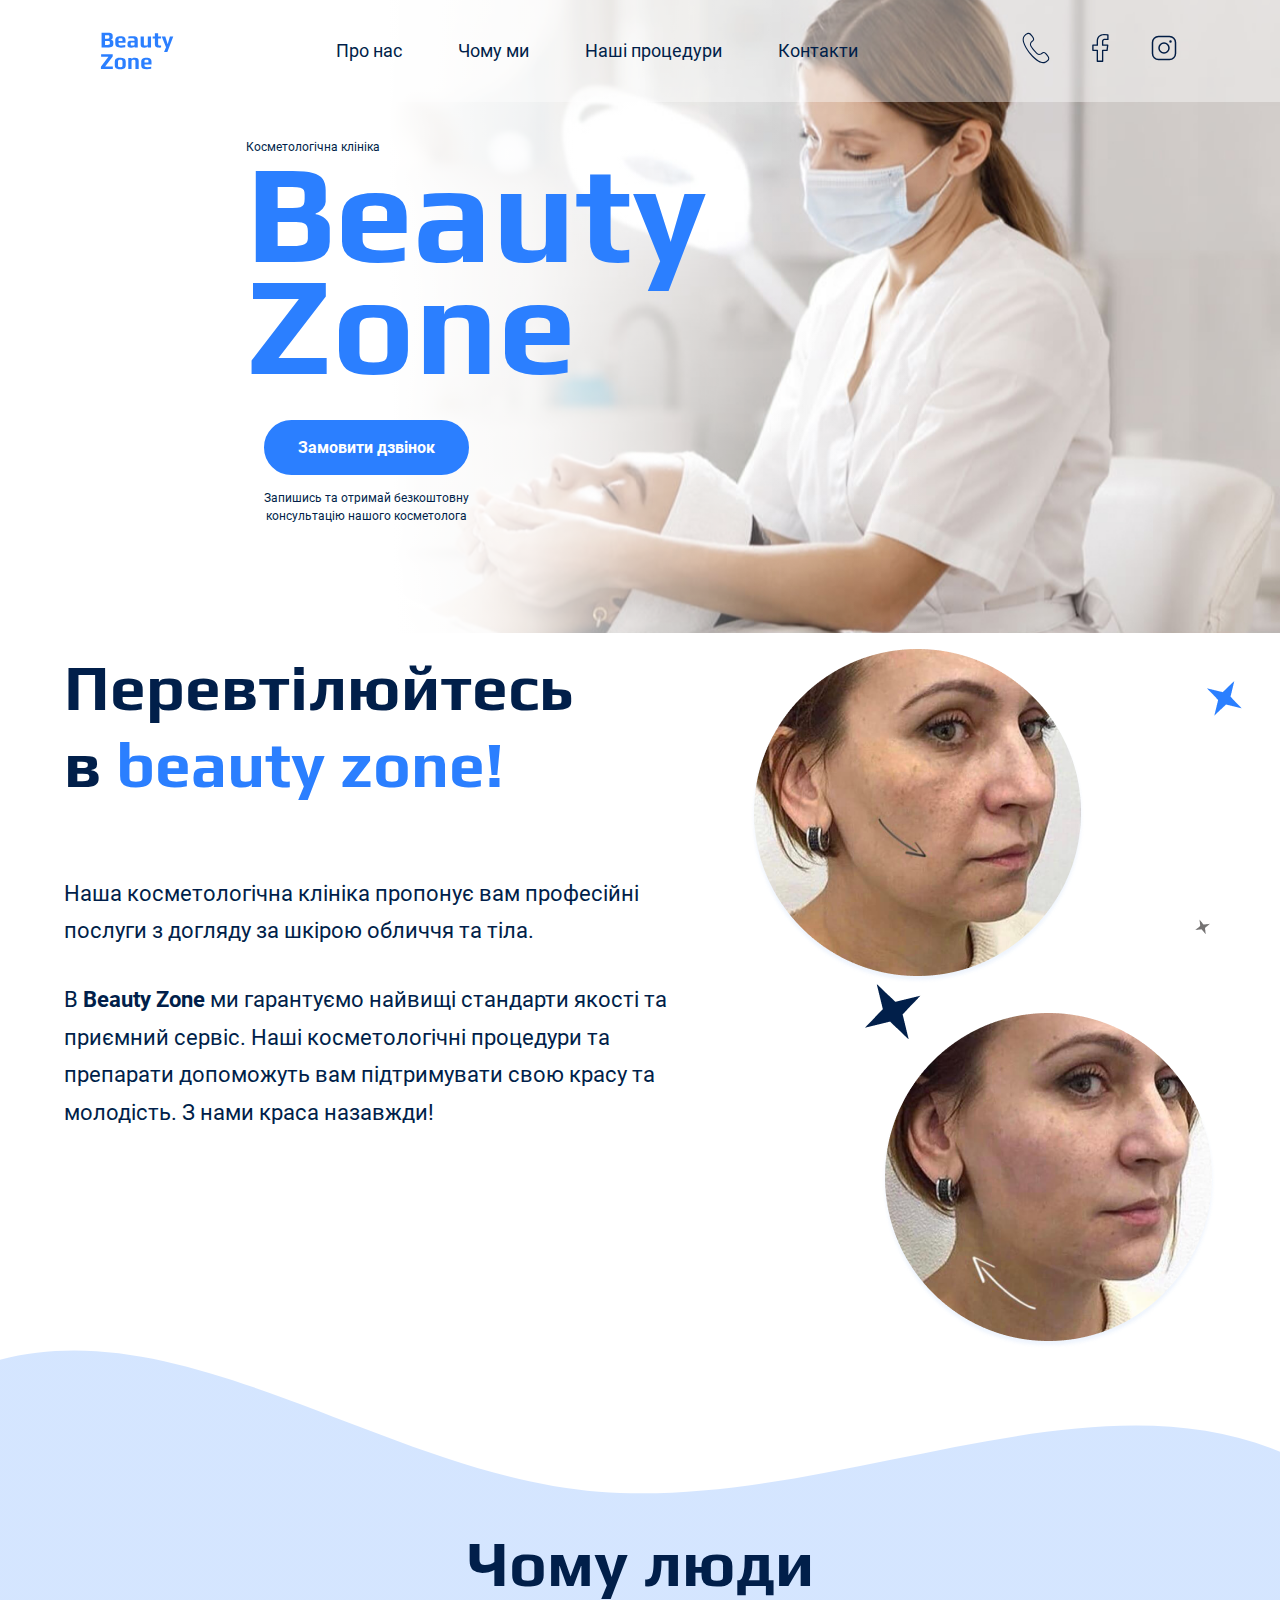
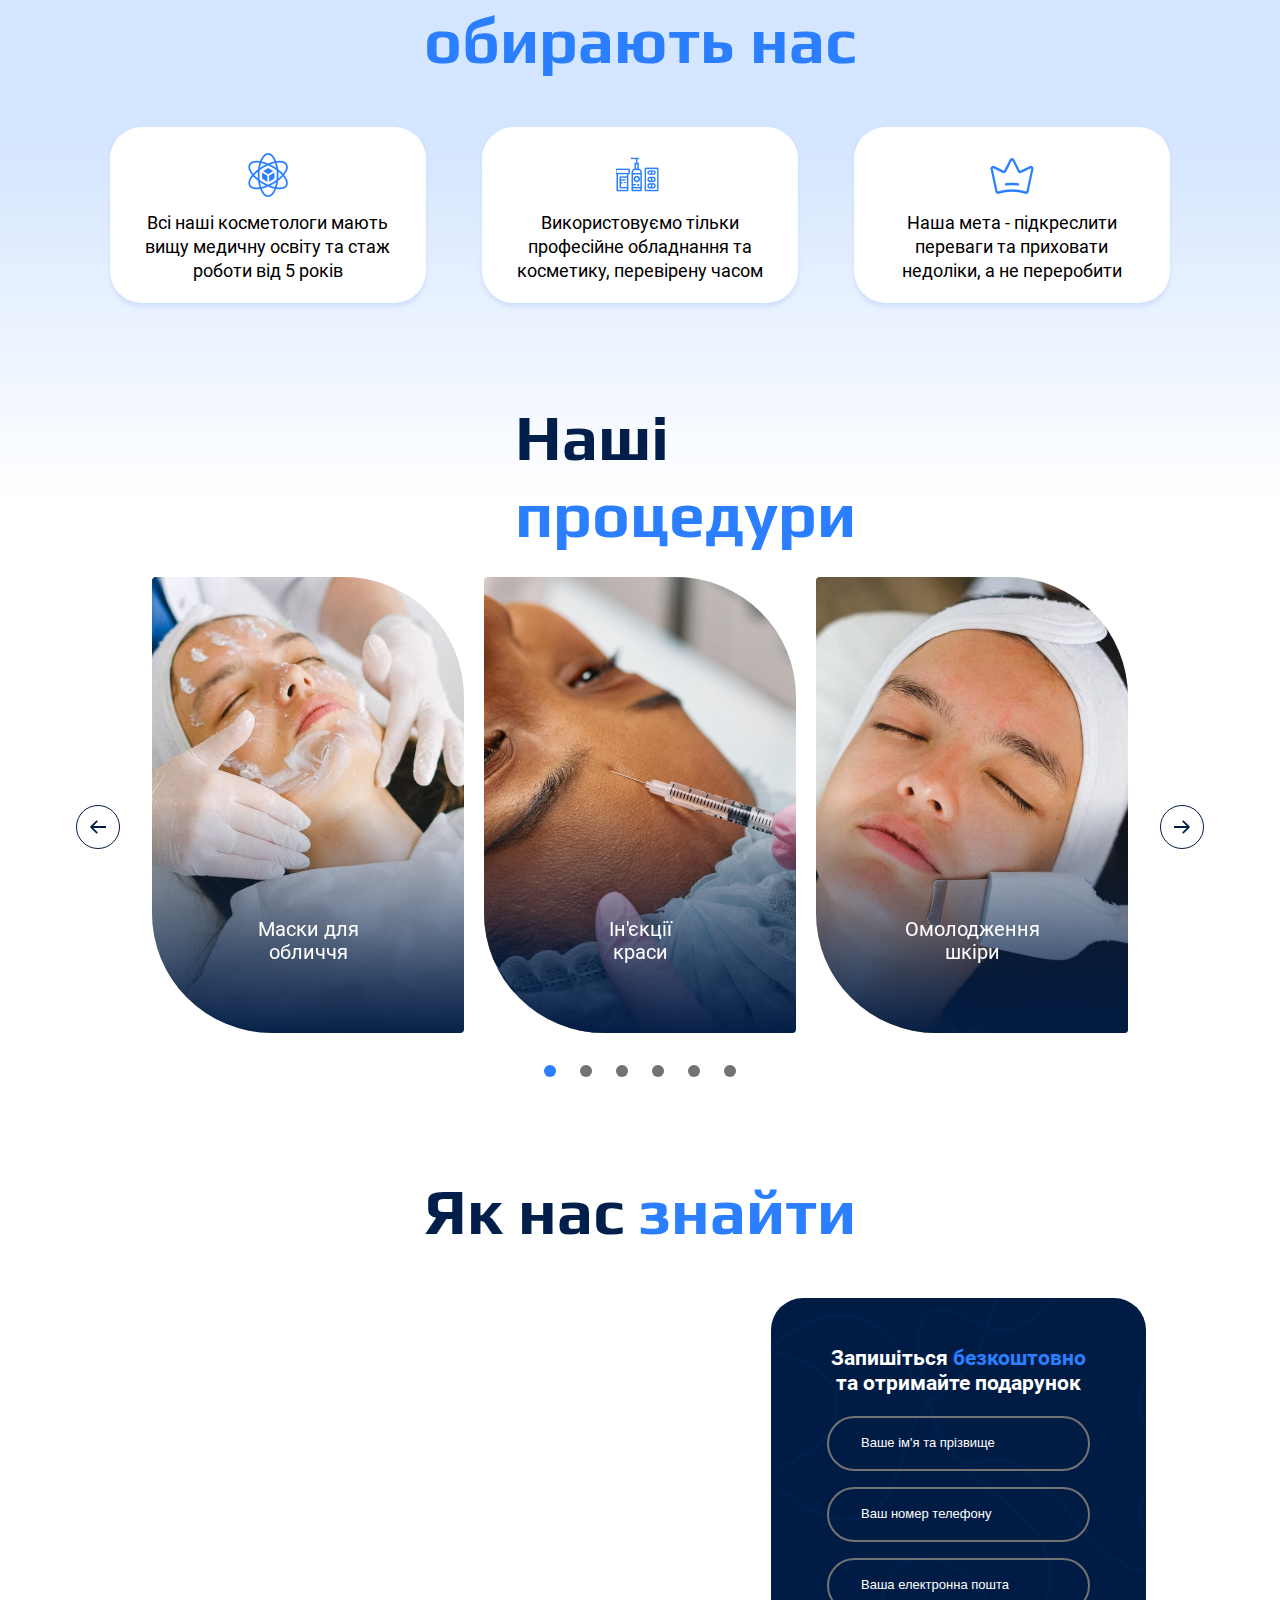
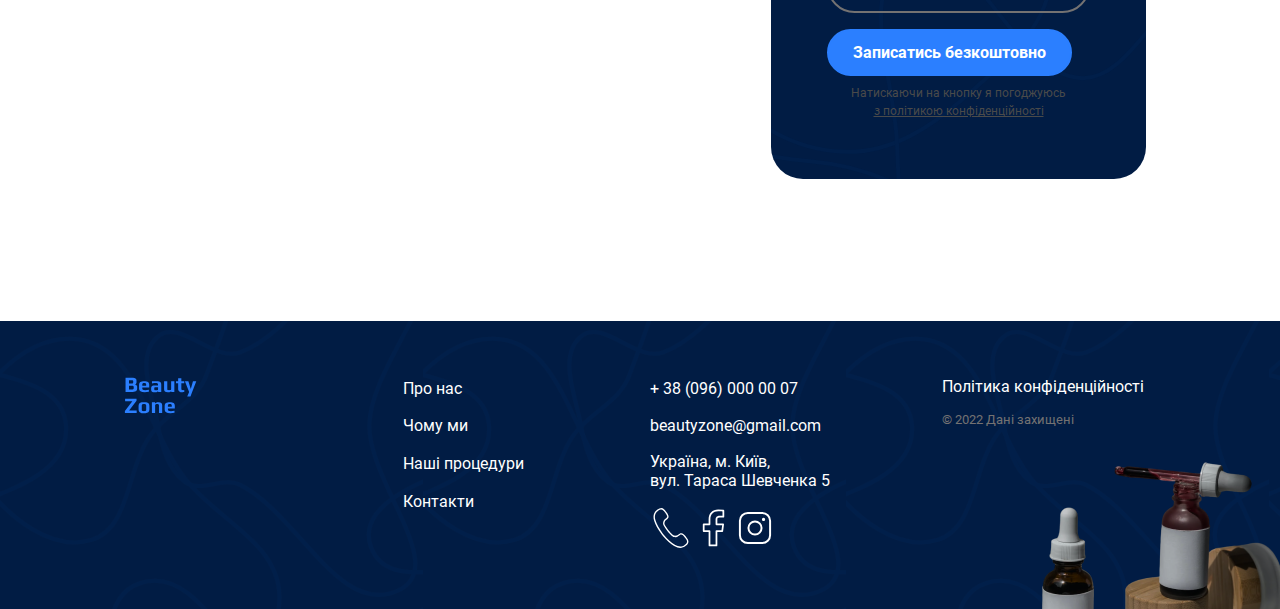
<file: index.html>
<!DOCTYPE html>
<html lang="uk">
  <head>
    <meta charset="UTF-8" />
    <meta name="viewport" content="width=device-width, initial-scale=1.0" />
    <title>Beauty Zone</title>
    <link rel="stylesheet" href="./css/main.min.css" />
    <link
      rel="stylesheet"
      href="https://cdn.jsdelivr.net/npm/swiper@11/swiper-bundle.min.css"
    />
  </head>
  <body class="body">
    <header class="header">
      <div class="container header__section">
        <nav>
          <div class="header__container">
            <a href="./index.html">
              <img
                class="header__logo"
                src="./images/logo.svg"
                alt="Логотип beauty zone"
              />
            </a>
            <ul class="header__menu">
              <li><a class="link" href="#about-us-section">Про нас</a></li>
              <li><a class="link" href="#why-us-section">Чому ми</a></li>
              <li>
                <a class="link" href="#procedures-section">Наші процедури</a>
              </li>
              <li><a class="link" href="#contact-section">Контакти</a></li>
            </ul>
            <ul class="header__icons">
              <li>
                <a href="tel:+380960000007">
                  <svg class="header__social" width="32px" height="32px">
                    <use href="./images/icons.svg#icon-telephone"></use>
                  </svg>
                </a>
              </li>
              <li>
                <a href="https://www.facebook.com" target="_blank">
                  <svg class="header__social" width="32px" height="32px">
                    <use href="./images/icons.svg#icon-facebook"></use>
                  </svg>
                </a>
              </li>
              <li>
                <a href="https://www.instagram.com" target="_blank">
                  <svg class="header__social" width="32px" height="32px">
                    <use href="./images/icons.svg#icon-instagram"></use>
                  </svg>
                </a>
              </li>
            </ul>
            <button class="header__burger-menu menu-btn-open" type="button">
              <svg width="24px" height="24px">
                <use href="./images/icons.svg#icon-burger-menu"></use>
              </svg>
            </button>
            <div class="mobile-menu">
              <button
                class="mobile-menu__btn-close menu-btn-close"
                type="button"
              >
                <img
                  class="mobile-menu__btn-image"
                  src="./images/icon-close-dark.png"
                  alt="Icon close"
                />
              </button>
              <img
                class="mobile-menu__logo"
                src="./images/logo.svg"
                alt="Логотип beauty zone"
              />

              <ul class="mobile-menu__list">
                <li>
                  <a class="mobile-menu__link" href="#about-us-section"
                    >Про нас</a
                  >
                </li>
                <li>
                  <a class="mobile-menu__link" href="#why-us-section"
                    >Чому ми</a
                  >
                </li>
                <li>
                  <a class="mobile-menu__link" href="#procedures-section"
                    >Наші процедури</a
                  >
                </li>
                <li>
                  <a class="mobile-menu__link" href="#contact-section"
                    >Контакти</a
                  >
                </li>
                <ul class="mobile-menu__icons">
                  <li>
                    <a href="tel:+380960000007">
                      <svg
                        class="mobile-menu__social"
                        width="32px"
                        height="32px"
                      >
                        <use href="./images/icons.svg#icon-telephone"></use>
                      </svg>
                    </a>
                  </li>
                  <li>
                    <a href="https://www.facebook.com" target="_blank">
                      <svg
                        class="mobile-menu__social"
                        width="32px"
                        height="32px"
                      >
                        <use href="./images/icons.svg#icon-facebook"></use>
                      </svg>
                    </a>
                  </li>
                  <li>
                    <a href="https://www.instagram.com" target="_blank">
                      <svg
                        class="mobile-menu__social"
                        width="32px"
                        height="32px"
                      >
                        <use href="./images/icons.svg#icon-instagram"></use>
                      </svg>
                    </a>
                  </li>
                </ul>
              </ul>
            </div>
          </div>
        </nav>
      </div>
    </header>
    <main class="main">
      <section class="hero-section">
        <div class="container">
          <div class="hero-section__container">
            <p class="hero-section__upper-text">Косметологічна клініка</p>
            <h1 class="hero-section__title" lang="en">Beauty Zone</h1>
            <div class="hero-section__button-container">
              <button
                class="button hero-section__button modal-btn-open"
                type="button"
              >
                Замовити дзвінок
              </button>
              <p class="hero-section__text">
                Запишись та отримай безкоштовну консультацію нашого косметолога
              </p>
            </div>
          </div>
        </div>
      </section>
      <section class="about-us-section section" id="about-us-section">
        <div class="container">
          <div class="about-us-section__flex">
            <div class="about-us-section__text">
              <h2 class="about-us-section__title text-titles">
                Перевтілюйтесь в <span class="text-brand">beauty zone!</span>
              </h2>

              <p class="about-us-section__paragraph">
                Наша косметологічна клініка пропонує вам професійні послуги з
                догляду за шкірою обличчя та тіла.
              </p>
              <p class="about-us-section__paragraph">
                B <span class="text-bold">Beauty Zone</span> ми гарантуємо
                найвищі стандарти якості та приємний сервіс. Наші косметологічні
                процедури та препарати допоможуть вам підтримувати свою красу та
                молодість. З нами краса назавжди!
              </p>
              <img
                class="about-us-section__big-star-mobile"
                src="./images/big-star.png"
                alt="Велика зірочка"
              />
            </div>
            <div class="about-us-section__image-container">
              <img
                class="about-us-section__women-before"
                src="./images/women-before.png"
                alt="Обличчя жінки до процедури"
              />
              <img
                class="about-us-section__women-after"
                src="./images/women-after.png"
                alt="Обличчя жінки після процедури"
              />
              <img
                class="about-us-section__big-star"
                src="./images/big-star.png"
                alt="Велика зірочка"
              />
              <img
                class="about-us-section__medium-star"
                src="./images/medium-star.png"
                alt="Середня зірочка"
              />
              <img
                class="about-us-section__small-star"
                src="./images/small-star.png"
                alt="Маленька зірочка"
              />
            </div>
          </div>
        </div>
      </section>
      <section class="why-us-section section" id="why-us-section">
        <div class="container">
          <div class="why-us-section__flex">
            <h2 class="text-titles why-us-section__title">
              Чому люди <span class="text-brand">обирають нас</span>
            </h2>
            <ul class="why-us-section__list">
              <li class="why-us-section__item">
                <img
                  class="why-us-section__image"
                  src="./images/why_us_image_1.png"
                  alt="why_us_image_1"
                />
                <p class="why-us-section__text">
                  Всі наші косметологи мають вищу медичну освіту та стаж роботи
                  від 5 років
                </p>
              </li>
              <li class="why-us-section__item">
                <img
                  class="why-us-section__image"
                  src="./images/why_us_image_2.png"
                  alt="why_us_image_2"
                />
                <p class="why-us-section__text">
                  Використовуємо тільки професійне обладнання та косметику,
                  перевірену часом
                </p>
              </li>
              <li class="why-us-section__item">
                <img
                  class="why-us-section__image"
                  src="./images/why_us_image_3.png"
                  alt="why_us_image_3"
                />
                <p class="why-us-section__text">
                  Наша мета - підкреслити переваги та приховати недоліки, а не
                  переробити
                </p>
              </li>
            </ul>
          </div>
        </div>
      </section>
      <section class="procedures-section section" id="procedures-section">
        <div class="container">
          <h2 class="procedures-section__title text-titles">
            Наші <span class="text-brand">процедури</span>
          </h2>
          <div class="procedures-section__slider">
            <button class="carousel-button prev" type="button">
              <svg width="16px" height="16px">
                <use href="./images/icons.svg#icon-arrow"></use>
              </svg>
            </button>
            <div class="procedures-section__container swiper">
              <ul class="swiper-wrapper">
                <li class="swiper-slide">
                  <article class="procedures-card">
                    <img
                      class="procedures-card__image"
                      src="./images/Face masks.jpg"
                      alt="Маски для обличчя"
                    />
                    <p class="procedures-card__text">Маски для обличчя</p>
                  </article>
                </li>
                <li class="swiper-slide">
                  <article class="procedures-card">
                    <img
                      class="procedures-card__image"
                      src="./images/Beauty injections.jpg"
                      alt="Ін'єкції краси"
                    />
                    <p class="procedures-card__text">
                      Ін'єкції <br />
                      краси
                    </p>
                  </article>
                </li>
                <li class="swiper-slide">
                  <article class="procedures-card">
                    <img
                      class="procedures-card__image"
                      src="./images/Skin rejuvenation.jpg"
                      alt="Ін'єкції краси"
                    />
                    <p class="procedures-card__text">Омолодження шкіри</p>
                  </article>
                </li>
                <li class="swiper-slide">
                  <article class="procedures-card">
                    <img
                      class="procedures-card__image"
                      src="./images/Face masks.jpg"
                      alt="Маски для обличчя"
                    />
                    <p class="procedures-card__text">Маски для обличчя</p>
                  </article>
                </li>
                <li class="swiper-slide">
                  <article class="procedures-card">
                    <img
                      class="procedures-card__image"
                      src="./images/Beauty injections.jpg"
                      alt="Ін'єкції краси"
                    />
                    <p class="procedures-card__text">
                      Ін'єкції <br />
                      краси
                    </p>
                  </article>
                </li>
                <li class="swiper-slide">
                  <article class="procedures-card">
                    <img
                      class="procedures-card__image"
                      src="./images/Skin rejuvenation.jpg"
                      alt="Ін'єкції краси"
                    />
                    <p class="procedures-card__text">Омолодження шкіри</p>
                  </article>
                </li>
              </ul>
              <div class="pagination">
                <span class="pagination__button"></span>
                <span class="pagination__button"></span>
                <span class="pagination__button"></span>
                <span class="pagination__button"></span>
                <span class="pagination__button"></span>
                <span class="pagination__button"></span>
              </div>
            </div>
            <button class="carousel-button next" type="button">
              <svg width="16px" height="16px">
                <use href="./images/icons.svg#icon-arrow"></use>
              </svg>
            </button>
          </div>
        </div>
      </section>
      <section class="contact-section section" id="contact-section">
        <div class="container">
          <h2 class="contact-section__title text-titles">
            Як нас <span class="text-brand">знайти</span>
          </h2>
          <div class="contact-section__contanier">
            <iframe
              class="contact-section__map"
              src="https://www.google.com/maps/embed?pb=!1m18!1m12!1m3!1d2540.932393424846!2d30.513561879565348!3d50.44235992517074!2m3!1f0!2f0!3f0!3m2!1i1024!2i768!4f13.1!3m3!1m2!1s0x40d4cef8b5f6338d%3A0x25c7f06ad686451c!2z0LHRg9C70YzQstCw0YAg0KLQsNGA0LDRgdCwINCo0LXQstGH0LXQvdC60LAsIDUsINCa0LjRl9CyLCAwMjAwMA!5e0!3m2!1suk!2sua!4v1703518664436!5m2!1suk!2sua"
              allowfullscreen=""
              loading="lazy"
              referrerpolicy="no-referrer-when-downgrade"
            ></iframe>
            <div class="contact-section__form">
              <p class="contact-section__text">
                Запишіться <span class="text-brand">безкоштовно</span>
                та отримайте подарунок
              </p>
              <form name="modal-form" autocomplete="off">
                <div class="contact-section__form-field input">
                  <label class="input__label visually-hidden" for="user-name">
                    Ваше ім'я та прізвище
                  </label>
                  <input
                    class="input__control"
                    type="text"
                    name="user-name"
                    id="user-name"
                    placeholder="Ваше ім'я та прізвище"
                  />
                </div>
                <div class="contact-section__form-field input">
                  <label class="input__label visually-hidden" for="user-tel">
                    Ваш номер телефону
                  </label>
                  <input
                    class="input__control"
                    type="tel"
                    name="user-tel"
                    id="user-tel"
                    placeholder="Ваш номер телефону"
                  />
                </div>
                <div class="contact-section__form-field input">
                  <label class="input__label visually-hidden" for="user-email">
                    Ваша електронна пошта
                  </label>
                  <input
                    class="input__control"
                    type="email"
                    name="user-email"
                    id="user-email"
                    placeholder="Ваша електронна пошта"
                  />
                </div>
              </form>
              <button class="contact-section__button button" type="submit">
                Записатись безкоштовно
              </button>
              <p class="terms">
                Натискаючи на кнопку я погоджуюсь<br />
                <a class="terms__link" href="#">з політикою конфіденційності</a>
              </p>
            </div>
          </div>
        </div>
      </section>
    </main>
    <footer class="footer">
      <div class="container">
        <div class="footer__container">
          <nav class="footer__nav">
            <div class="footer__logo">
              <a href="./index.html">
                <img src="./images/logo.svg" alt="Логотип beauty zone" />
              </a>
            </div>
            <ul class="footer__list">
              <li>
                <a class="footer__link" href="#about-us-section">Про нас</a>
              </li>
              <li>
                <a class="footer__link" href="#why-us-section">Чому ми</a>
              </li>
              <li>
                <a class="footer__link" href="#procedures-section"
                  >Наші процедури</a
                >
              </li>
              <li>
                <a class="footer__link" href="#contact-section">Контакти</a>
              </li>
            </ul>
          </nav>
          <address class="footer__address">
            <div class="footer__menu">
              <ul class="footer__list footer__contacts">
                <li>
                  <a class="footer__link" href="tel:+380960000007"
                    >+ 38 (096) 000 00 07</a
                  >
                </li>
                <li>
                  <a class="footer__link" href="mailto:beautyzone@gmail.com"
                    >beautyzone@gmail.com</a
                  >
                </li>
                <li>
                  <a
                    class="footer__link"
                    href="https://maps.app.goo.gl/c89xG1mrA1Dxo84c9"
                    target="_blank"
                    >Україна, м. Київ, <br />
                    вул. Тараса Шевченка 5</a
                  >
                </li>
              </ul>
              <ul class="footer__icons-desktop">
                <li>
                  <a href="tel:+380960000007">
                    <svg class="footer__social" width="42px" height="42px">
                      <use href="./images/icons.svg#icon-telephone"></use>
                    </svg>
                  </a>
                </li>
                <li>
                  <a href="https://www.facebook.com" target="_blank">
                    <svg class="footer__social" width="42px" height="42px">
                      <use href="./images/icons.svg#icon-facebook"></use>
                    </svg>
                  </a>
                </li>
                <li>
                  <a href="https://www.instagram.com" target="_blank">
                    <svg class="footer__social" width="42px" height="42px">
                      <use href="./images/icons.svg#icon-instagram"></use>
                    </svg>
                  </a>
                </li>
              </ul>
            </div>
            <div class="footer__info">
              <a class="footer__link footer__privacy" href="#"
                >Політика конфіденційності</a
              >
              <ul class="footer__icons-mobile">
                <li>
                  <a href="tel:+380960000007">
                    <svg class="footer__social" width="32px" height="32px">
                      <use href="./images/icons.svg#icon-telephone"></use>
                    </svg>
                  </a>
                </li>
                <li>
                  <a href="https://www.facebook.com" target="_blank">
                    <svg class="footer__social" width="32px" height="32px">
                      <use href="./images/icons.svg#icon-facebook"></use>
                    </svg>
                  </a>
                </li>
                <li>
                  <a href="https://www.instagram.com" target="_blank">
                    <svg class="footer__social" width="32px" height="32px">
                      <use href="./images/icons.svg#icon-instagram"></use>
                    </svg>
                  </a>
                </li>
              </ul>
              <p class="footer__copyright">&copy; 2022 Дані захищені</p>
            </div>
          </address>
        </div>
      </div>
    </footer>

    <div class="backdrop is-hidden">
      <div class="modal">
        <button class="modal__btn-close modal-btn-close" type="button">
          <img src="./images/icon-close.png" alt="Close" />
        </button>
        <h2 class="modal__title">Замовити дзвінок</h2>
        <p class="modal__text">
          Запишіться <span class="text-brand">безкоштовно</span> та отримайте
          подарунок
        </p>
        <form name="modal-form" autocomplete="off">
          <div class="modal__form-field input">
            <label class="input__label visually-hidden" for="user-name">
              Ваше ім'я та прізвище
            </label>
            <input
              class="input__control"
              type="text"
              name="user-name"
              id="user-name"
              placeholder="Ваше ім'я та прізвище"
              required
            />
          </div>
          <div class="modal__form-field input">
            <label class="input__label visually-hidden" for="user-tel">
              Ваш номер телефону
            </label>
            <input
              class="input__control"
              type="tel"
              name="user-tel"
              id="user-tel"
              placeholder="Ваш номер телефону"
              required
            />
          </div>
          <div class="modal__form-field input">
            <label class="input__label visually-hidden" for="user-email">
              Ваша електронна пошта
            </label>
            <input
              class="input__control"
              type="email"
              name="user-email"
              id="user-email"
              placeholder="Ваша електронна пошта"
              required
            />
          </div>
        </form>
        <button class="modal__button button" type="submit">
          Записатись безкоштовно
        </button>
        <p class="terms">
          Натискаючи на кнопку я погоджуюсь<br />
          <a class="terms__link" href="#">з політикою конфіденційності</a>
        </p>
      </div>
    </div>

    <script src="./js/modal.js"></script>
    <script src="./js/mobile-menu.js"></script>
    <script src="https://cdn.jsdelivr.net/npm/swiper@11/swiper-bundle.min.js"></script>
    <script src="./js/formats-slider.js"></script>
  </body>
</html>
</file>
<file: css/main.min.css>
@font-face{font-display:swap;font-family:"Roboto";font-style:normal;font-weight:400;src:url("/fonts/roboto-v30-cyrillic_latin-regular.woff2") format("woff2")}@font-face{font-display:swap;font-family:"Roboto";font-style:normal;font-weight:700;src:url("/fonts/roboto-v30-cyrillic_latin-700.woff2") format("woff2")}@font-face{font-display:swap;font-family:"Play";font-style:normal;font-weight:400;src:url("/fonts/play-v19-cyrillic_latin-regular.woff2") format("woff2")}@font-face{font-display:swap;font-family:"Play";font-style:normal;font-weight:700;src:url("/fonts/play-v19-cyrillic_latin-700.woff2") format("woff2")}@-webkit-keyframes spin{from{rotate:0}to{rotate:360deg}}@keyframes spin{from{rotate:0}to{rotate:360deg}}@-webkit-keyframes pulsar{0%{scale:1}25%{scale:1.5}50%{scale:1.3}75%{scale:1.5}100%{scale:1}}@keyframes pulsar{0%{scale:1}25%{scale:1.5}50%{scale:1.3}75%{scale:1.5}100%{scale:1}}@-webkit-keyframes boomerang{0%{rotate:0;translate:0;scale:1}25%{rotate:1turn;translate:-20px 0px;scale:1.5}50%{rotate:2.5turn;translate:-20px 20px;scale:1.2}75%{rotate:3.5turn;translate:0px 20px;scale:1.5}100%{rotate:5turn;translate:0;scale:1}}@keyframes boomerang{0%{rotate:0;translate:0;scale:1}25%{rotate:1turn;translate:-20px 0px;scale:1.5}50%{rotate:2.5turn;translate:-20px 20px;scale:1.2}75%{rotate:3.5turn;translate:0px 20px;scale:1.5}100%{rotate:5turn;translate:0;scale:1}}.visually-hidden{position:absolute;left:-10000px;top:auto;width:1px;height:1px;overflow:hidden}:root{--color-primary-light: #ffffff;--color-primary-brand: #2b7fff;--color-primary-dark: #011c44;--color-secondary-grey-dark: #4a4a4a;--color-secondary-grey-light: #747272;--color-secondary-blue: #011f4a;--color-secondary-yellow: #ffd02b;--color-text: #000000}*{-webkit-box-sizing:border-box;box-sizing:border-box}body{color:var(--color-secondary-blue);font-family:"Roboto",sans-serif;font-size:18px;font-weight:400;line-height:1.2}h1,h2,h3,h4,h5,h6,p{margin-top:0}img{display:block;max-width:100%;height:auto;-o-object-fit:cover;object-fit:cover}a{display:inline-block}address{font-style:normal}ul{list-style-type:none;margin:0;padding:0}.button{color:var(--color-primary-light);font-family:"Roboto",sans-serif;font-size:16px;font-weight:700;line-height:1.2;background-color:var(--color-primary-brand);border:2px solid var(--color-primary-brand);border-radius:32px;padding:16px 32px;cursor:pointer;-webkit-transition-duration:.5s;transition-duration:.5s}.button:hover{color:var(--color-primary-dark);font-weight:700;background-color:var(--color-primary-light)}.carousel-button{display:none;-webkit-box-pack:center;-ms-flex-pack:center;justify-content:center;-webkit-box-align:center;-ms-flex-align:center;align-items:center;-ms-flex-negative:0;flex-shrink:0;width:44px;height:44px;padding:0;border:1px solid var(--color-primary-dark);border-radius:50%;fill:var(--color-primary-dark);background-color:rgba(0,0,0,0);cursor:pointer;-webkit-transition-duration:.5s;transition-duration:.5s}@media screen and (min-width: 1280px){.carousel-button{display:-webkit-box;display:-ms-flexbox;display:flex}}.carousel-button:hover{fill:var(--color-primary-light);background-color:var(--color-primary-brand);border:1px solid var(--color-primary-brand)}.carousel-button.next{-webkit-transform:rotate(180deg);transform:rotate(180deg)}.input{position:relative}.input__label{position:absolute;top:16px;left:32px}.input__control{width:100%;padding:18px 32px;font-size:13px;line-height:1.15;border:2px solid var(--color-secondary-grey-light);border-radius:32px;background-color:rgba(0,0,0,0);outline:none;color:var(--color-primary-light)}.input__control::-webkit-input-placeholder{color:var(--color-primary-light)}.input__control::-moz-placeholder{color:var(--color-primary-light)}.input__control:-ms-input-placeholder{color:var(--color-primary-light)}.input__control::-ms-input-placeholder{color:var(--color-primary-light)}.input__control::placeholder{color:var(--color-primary-light)}.input__control:focus{background-color:var(--color-secondary-grey-light)}.container{width:100%;margin:0 auto;padding:0}@media screen and (min-width: 1280px){.container{padding:0 24px}}.section{padding:48px 0}.link{color:var(--color-secondary-blue);text-decoration:none;-webkit-transition-duration:.5s;transition-duration:.5s}.link:hover{color:var(--color-primary-brand);text-decoration:none}.pagination{display:-webkit-box;display:-ms-flexbox;display:flex;-webkit-box-align:center;-ms-flex-align:center;align-items:center;-webkit-box-pack:center;-ms-flex-pack:center;justify-content:center;margin-top:32px;gap:24px}.pagination__button{width:12px;height:12px;border-radius:50%;padding:0;background-color:var(--color-secondary-grey-light)}.pagination__button--active{background-color:var(--color-primary-brand)}.procedures-card{display:-webkit-box;display:-ms-flexbox;display:flex;-webkit-box-pack:center;-ms-flex-pack:center;justify-content:center;-webkit-box-align:end;-ms-flex-align:end;align-items:end;position:relative;height:456px;border-radius:4px 120px;background-image:linear-gradient(180.05deg, rgba(1, 28, 68, 0) 48.53%, rgba(1, 28, 68, 0.725825) 84.61%, var(--color-primary-dark) 101.39%);border-radius:4px 120px;padding-bottom:24px}@media screen and (min-width: 1280px){.procedures-card{padding-bottom:48px}}.procedures-card__image{position:absolute;top:0;left:0;width:100%;height:100%;z-index:-1;border-radius:4px 120px}.procedures-card__text{max-width:150px;font-size:20px;line-height:1.18;text-align:center;color:var(--color-primary-light)}@media screen and (min-width: 1280px){.procedures-card{font-size:22px}}.terms{font-size:12px;line-height:1.5;color:var(--color-secondary-grey-dark);text-align:center;margin-top:8px;margin-bottom:0}.terms__link{color:var(--color-secondary-grey-dark);text-underline-offset:1px}.text-titles{font-family:"Roboto",sans-serif;font-size:32px;font-weight:700;line-height:1.2}@media screen and (min-width: 1280px){.text-titles{font-family:"Play",sans-serif;font-size:64px;line-height:1.2}}.text-brand{color:var(--color-primary-brand)}.text-bold{font-weight:700}.about-us-section{max-width:1240px;margin:0 auto;padding:0 20px}@media screen and (min-width: 1280px){.about-us-section{padding-bottom:88px}}.about-us-section__flex{display:-webkit-box;display:-ms-flexbox;display:flex;gap:32px}.about-us-section__text{display:-webkit-box;display:-ms-flexbox;display:flex;-ms-flex-preferred-size:700px;flex-basis:700px;-webkit-box-orient:vertical;-webkit-box-direction:normal;-ms-flex-direction:column;flex-direction:column}@media screen and (min-width: 1280px){.about-us-section__text{gap:32px}}.about-us-section__title{max-width:530px;margin-bottom:24px}@media screen and (min-width: 1280px){.about-us-section__title{margin-bottom:40px}}.about-us-section__paragraph{font-family:"Roboto",sans-serif;font-size:18px;font-weight:400;line-height:1.16}@media screen and (min-width: 1280px){.about-us-section__paragraph{max-width:710px;font-size:22px;line-height:1.7;margin:0}}.about-us-section__image-container{display:none}@media screen and (min-width: 1280px){.about-us-section__image-container{display:block;position:relative;-ms-flex-preferred-size:499px;flex-basis:499px;height:700px}}.about-us-section__women-before{position:absolute;top:0;left:0}.about-us-section__women-after{position:absolute;right:0;bottom:0}.about-us-section__big-star,.about-us-section__medium-star,.about-us-section__small-star,.about-us-section__big-star-mobile{position:absolute}.about-us-section__big-star{top:335px;right:295px;-webkit-animation-name:spin;animation-name:spin;-webkit-animation-duration:2s;animation-duration:2s;-webkit-animation-iteration-count:infinite;animation-iteration-count:infinite;-webkit-animation-timing-function:linear;animation-timing-function:linear}.about-us-section__big-star-mobile{top:664px;left:283px;-webkit-animation-name:spin;animation-name:spin;-webkit-animation-duration:2s;animation-duration:2s;-webkit-animation-iteration-count:infinite;animation-iteration-count:infinite;-webkit-animation-timing-function:linear;animation-timing-function:linear}@media screen and (min-width: 480px){.about-us-section__big-star-mobile{top:550px;left:400px}}@media screen and (min-width: 768px){.about-us-section__big-star-mobile{top:550px;left:700px}}@media screen and (min-width: 1280px){.about-us-section__big-star-mobile{display:none}}.about-us-section__medium-star{top:32px;right:-26px;-webkit-animation-name:boomerang;animation-name:boomerang;-webkit-animation-duration:4s;animation-duration:4s;-webkit-animation-iteration-count:infinite;animation-iteration-count:infinite;-webkit-animation-timing-function:linear;animation-timing-function:linear}.about-us-section__small-star{top:270px;right:6px;-webkit-animation-name:pulsar;animation-name:pulsar;-webkit-animation-duration:.5s;animation-duration:.5s;-webkit-animation-iteration-count:infinite;animation-iteration-count:infinite}.body{max-width:1440px;margin:0 auto;background-image:-webkit-gradient(linear, left top, left bottom, color-stop(78.55%, rgba(43, 127, 255, 0))),url(../images/background-mobile.svg);background-image:linear-gradient(rgba(43, 127, 255, 0) 78.55%),url(../images/background-mobile.svg);background-repeat:no-repeat;background-position:center 680px;background-clip:border-box}@media screen and (min-width: 360px){.body{background-color:rgba(43,127,255,.1);background-image:url(../images/background.svg)}}@media screen and (min-width: 1280px){.body{background-image:-webkit-gradient(linear, left top, left bottom, color-stop(54.16%, rgba(43, 127, 255, 0)), color-stop(66.66%, rgba(43, 127, 255, 0))),url(../images/background.svg);background-image:linear-gradient(rgba(43, 127, 255, 0) 54.16%, rgba(43, 127, 255, 0) 66.66%),url(../images/background.svg);background-position:center 1350px;background-color:rgba(43,127,255,0)}}.contact-section{display:-webkit-box;display:-ms-flexbox;display:flex;padding:0;max-width:1060px;margin:0 auto}@media screen and (min-width: 1280px){.contact-section{margin-bottom:94px;padding:48px 0}}.contact-section__title{text-align:center;margin-bottom:24px}@media screen and (min-width: 1280px){.contact-section__title{margin-bottom:48px}}.contact-section__text{font-family:"Roboto",sans-serif;font-weight:600;font-size:21px;line-height:1.18;text-align:center;color:var(--color-primary-light)}.contact-section__contanier{display:-webkit-box;display:-ms-flexbox;display:flex;-webkit-box-orient:vertical;-webkit-box-direction:reverse;-ms-flex-direction:column-reverse;flex-direction:column-reverse;padding:0 20px;gap:32px}@media screen and (min-width: 768px){.contact-section__contanier{-webkit-box-orient:horizontal;-webkit-box-direction:normal;-ms-flex-direction:row;flex-direction:row;padding:0}}.contact-section__map{max-width:768px;height:230px;margin:0 -20px;border:none}@media screen and (min-width: 768px){.contact-section__map{margin:auto;-webkit-box-flex:1;-ms-flex-positive:1;flex-grow:1;height:481px}}@media screen and (min-width: 1280px){.contact-section__map{margin:auto;width:605px;border-radius:32px;-ms-flex-negative:0;flex-shrink:0}}.contact-section__form{-ms-flex-preferred-size:423px;flex-basis:423px;height:434px;padding:42px 24px;background-color:var(--color-primary-dark);border-radius:32px;background-image:url(../images/background_2.svg)}@media screen and (min-width: 1280px){.contact-section__form{padding:48px 56px;height:481px}}.contact-section__form-field{display:block;margin-bottom:16px}.contact-section__button{padding:12px 24px}.footer{position:relative;max-width:1440px;margin:0 auto;padding:56px 100px;background-color:var(--color-primary-dark);background-image:url(../images/background_2.svg)}.footer__container{display:-webkit-box;display:-ms-flexbox;display:flex;-webkit-box-orient:vertical;-webkit-box-direction:normal;-ms-flex-direction:column;flex-direction:column;gap:16px}@media screen and (min-width: 1280px){.footer__container{-webkit-box-orient:horizontal;-webkit-box-direction:normal;-ms-flex-direction:row;flex-direction:row;gap:20px}}.footer__nav,.footer__address{display:-webkit-box;display:-ms-flexbox;display:flex;-webkit-box-orient:vertical;-webkit-box-direction:normal;-ms-flex-direction:column;flex-direction:column;-ms-flex-preferred-size:50%;flex-basis:50%}@media screen and (min-width: 1280px){.footer__nav,.footer__address{-webkit-box-orient:horizontal;-webkit-box-direction:normal;-ms-flex-direction:row;flex-direction:row}}.footer__nav{gap:42px}@media screen and (min-width: 1280px){.footer__nav{gap:100px}}.footer__address{padding:0}@media screen and (min-width: 1280px){.footer__address{gap:100px}}.footer__logo,.footer__list{display:-webkit-box;display:-ms-flexbox;display:flex;-webkit-box-orient:vertical;-webkit-box-direction:normal;-ms-flex-direction:column;flex-direction:column;-webkit-box-align:center;-ms-flex-align:center;align-items:center;-webkit-box-flex:1;-ms-flex-positive:1;flex-grow:1;gap:16px}@media screen and (min-width: 1280px){.footer__logo,.footer__list{-webkit-box-align:start;-ms-flex-align:start;align-items:start}}@media screen and (min-width: 1280px){.footer__logo{display:inline-block}}.footer__menu,.footer__info{display:-webkit-box;display:-ms-flexbox;display:flex;-webkit-box-orient:vertical;-webkit-box-direction:normal;-ms-flex-direction:column;flex-direction:column;-webkit-box-align:center;-ms-flex-align:center;align-items:center;text-align:center;-webkit-box-flex:1;-ms-flex-positive:1;flex-grow:1;gap:16px}@media screen and (min-width: 1280px){.footer__menu,.footer__info{-webkit-box-align:start;-ms-flex-align:start;align-items:start;text-align:left}}.footer__list{display:-webkit-box;display:-ms-flexbox;display:flex;-webkit-box-orient:vertical;-webkit-box-direction:normal;-ms-flex-direction:column;flex-direction:column;gap:16px}.footer__contacts{display:none}@media screen and (min-width: 1280px){.footer__contacts{display:-webkit-box;display:-ms-flexbox;display:flex}}.footer__link{color:var(--color-primary-light);font-size:14px;text-decoration:none;-webkit-transition-duration:.5s;transition-duration:.5s}@media screen and (min-width: 1280px){.footer__link{font-size:16px}}.footer__link:hover{color:var(--color-primary-brand);font-size:16px}.footer__icons-desktop{display:none}@media screen and (min-width: 1280px){.footer__icons-desktop{display:-webkit-box;display:-ms-flexbox;display:flex;-webkit-box-orient:horizontal;-webkit-box-direction:normal;-ms-flex-direction:row;flex-direction:row;max-width:174px;-webkit-box-pack:justify;-ms-flex-pack:justify;justify-content:space-between}}.footer__icons-mobile{display:-webkit-box;display:-ms-flexbox;display:flex;-webkit-box-orient:horizontal;-webkit-box-direction:normal;-ms-flex-direction:row;flex-direction:row;max-width:174px;-webkit-box-pack:justify;-ms-flex-pack:justify;justify-content:space-between;gap:20px}@media screen and (min-width: 1280px){.footer__icons-mobile{display:none}}.footer__social{fill:var(--color-primary-light);-webkit-transition-duration:.5s;transition-duration:.5s}.footer__social:hover{fill:var(--color-primary-brand)}.footer__copyright{color:var(--color-secondary-grey-light);font-size:12px}@media screen and (min-width: 1280px){.footer__copyright{font-size:13px}}@media screen and (min-width: 1280px){.footer::after{position:absolute;right:0;bottom:0;width:247px;height:152px;background-image:url(../images/footer-cosmetic.png);background-repeat:no-repeat;content:""}}.header{position:absolute;top:0;left:0;width:100%}.header__section{padding:0;padding:16px 20px}@media screen and (min-width: 1280px){.header__section{max-width:1440px;padding:32px 100px;background:rgba(255,255,255,.4)}}.header__container{display:-webkit-box;display:-ms-flexbox;display:flex;-webkit-box-pack:justify;-ms-flex-pack:justify;justify-content:space-between;-webkit-box-align:center;-ms-flex-align:center;align-items:center;gap:40px}.header__logo{width:57px}@media screen and (min-width: 768px){.header__logo{width:74px}}.header__menu{display:none}@media screen and (min-width: 1280px){.header__menu{display:-webkit-box;display:-ms-flexbox;display:flex;-webkit-box-pack:center;-ms-flex-pack:center;justify-content:center;gap:56px}}.header__icons{display:none}@media screen and (min-width: 1280px){.header__icons{display:-webkit-box;display:-ms-flexbox;display:flex;-ms-flex-preferred-size:160px;flex-basis:160px;-webkit-box-pack:justify;-ms-flex-pack:justify;justify-content:space-between}}.header__social{fill:var(--color-primary-dark);-webkit-transition-duration:.5s;transition-duration:.5s}.header__social:hover{fill:var(--color-primary-brand)}.header__burger-menu{border:none;background-color:rgba(0,0,0,0);fill:var(--color-primary-light);padding:0}@media screen and (min-width: 1280px){.header__burger-menu{display:none}}.hero-section{margin:0 auto;padding:72px 16px;background-image:linear-gradient(56.68deg, #ffffff 20.92%, rgba(255, 255, 255, 0.78) 44.46%, rgba(255, 255, 255, 0.2) 58.9%, rgba(255, 255, 255, 0) 72.45%),url("../images/header-mobile.jpg");background-repeat:no-repeat;background-size:cover;background-position:right bottom}@media screen and (min-width: 1280px){.hero-section{max-width:1440px;height:633px;padding-top:122px;background-image:linear-gradient(89.38deg, #ffffff 30.62%, rgba(255, 255, 255, 0.850898) 41.31%, rgba(255, 255, 255, 0.193204) 58.65%, rgba(255, 255, 255, 0) 72.78%),url("../images/header.jpg");background-position:right center}}.hero-section__container{display:-webkit-box;display:-ms-flexbox;display:flex;-webkit-box-orient:vertical;-webkit-box-direction:normal;-ms-flex-direction:column;flex-direction:column;-webkit-box-align:center;-ms-flex-align:center;align-items:center;max-width:320px;padding-top:0;margin:0 auto}@media screen and (min-width: 768px){.hero-section__container{max-width:736px;padding-top:16px;padding-left:206px;margin:0;-webkit-box-align:start;-ms-flex-align:start;align-items:start}}.hero-section__title{color:var(--color-primary-brand);font-family:"Play",sans-serif;font-weight:700;font-size:54px;line-height:.8;text-align:center;margin-bottom:32px}@media screen and (min-width: 1280px){.hero-section__title{font-size:140px;text-align:left;margin-bottom:40px}}.hero-section__button-container{width:190px;text-align:center}@media screen and (min-width: 1280px){.hero-section__button-container{width:240px}}.hero-section__button{padding:12px 24px}@media screen and (min-width: 1280px){.hero-section__button{padding:16px 32px}}.hero-section__text{font-size:11px;line-height:1.65;margin-top:8px}@media screen and (min-width: 1280px){.hero-section__text{font-size:12px;line-height:1.5;margin-top:14px}}.hero-section__upper-text{margin:0;font-size:12px;line-height:1.5}@media screen and (min-width: 1280px){.hero-section{margin-bottom:16px}}.mobile-menu{position:fixed;padding:16px 20px;top:0;left:0;width:100%;height:100%;background-color:var(--color-primary-light);-webkit-transform:translate(100%);transform:translate(100%);z-index:2;-webkit-transition-duration:.5s;transition-duration:.5s}.mobile-menu.is-open{-webkit-transform:translate(0);transform:translate(0)}.mobile-menu__btn-close{position:absolute;padding:0;top:16px;right:20px;border:none;background-color:rgba(0,0,0,0)}.mobile-menu__btn-image{width:24px}.mobile-menu__logo{width:57px;margin-bottom:32px}.mobile-menu__list{display:-webkit-box;display:-ms-flexbox;display:flex;-webkit-box-orient:vertical;-webkit-box-direction:normal;-ms-flex-direction:column;flex-direction:column;gap:16px}.mobile-menu__link{color:var(--color-primary-dark);text-decoration:none;-webkit-transition-duration:.5s;transition-duration:.5s}.mobile-menu__link:hover{color:var(--color-primary-brand)}.mobile-menu__icons{display:-webkit-box;display:-ms-flexbox;display:flex;width:128px;-webkit-box-pack:justify;-ms-flex-pack:justify;justify-content:space-between}.mobile-menu__social{fill:var(--color-primary-dark);-webkit-transition-duration:.5s;transition-duration:.5s}.mobile-menu__social:hover{fill:var(--color-primary-brand)}.backdrop{position:fixed;top:0;right:0;bottom:0;left:0;padding:32px 0;display:-webkit-box;display:-ms-flexbox;display:flex;-webkit-box-pack:center;-ms-flex-pack:center;justify-content:center;-webkit-box-align:center;-ms-flex-align:center;align-items:center;background-color:rgba(0,0,0,.5);-webkit-transition-duration:.5s;transition-duration:.5s}.backdrop.is-hidden{opacity:0;visibility:hidden;pointer-events:none}.modal{position:relative;width:100%;max-width:723px;height:100%;max-height:681px;padding:48px 32px;background-color:var(--color-primary-dark);border-radius:48px;overflow-y:auto;background-image:url(../images/background_modal.png);background-repeat:no-repeat;background-size:cover}@media screen and (min-width: 1280px){.modal{padding:42px 206px}}.modal__btn-close{position:absolute;top:10px;right:20px;border:none;background-color:rgba(0,0,0,0);cursor:pointer}@media screen and (min-width: 1280px){.modal{top:42px;right:42px}}.modal__title{font-family:"Play",sans-serif;font-weight:700;font-size:32px;line-height:1.15;text-align:center;color:var(--color-primary-light);margin-bottom:40px}@media screen and (min-width: 1280px){.modal__title{font-size:64px}}.modal__text{font-family:"Roboto",sans-serif;font-weight:600;font-size:21px;line-height:1.18;text-align:center;color:var(--color-primary-light);margin-bottom:32px}.modal__form-field{display:block;margin-bottom:24px}.modal__button{display:block;margin:0 auto}.procedures-section{max-width:1216px;margin:0 auto}.procedures-section__title{max-width:250px;padding-bottom:24px;margin:0 auto}@media screen and (min-width: 1280px){.procedures-section{padding-bottom:48px}}.procedures-section__slider{display:-webkit-box;display:-ms-flexbox;display:flex;-webkit-box-align:center;-ms-flex-align:center;align-items:center;gap:32px;padding:0 20px}.procedures-section__container{overflow:hidden}.why-us-section{padding-top:40px;padding-bottom:0}@media screen and (min-width: 1280px){.why-us-section{padding-top:88px;padding-bottom:48px}}.why-us-section__flex{max-width:1060px;margin:0 auto;display:-webkit-box;display:-ms-flexbox;display:flex;-webkit-box-pack:center;-ms-flex-pack:center;justify-content:center;-webkit-box-orient:vertical;-webkit-box-direction:normal;-ms-flex-direction:column;flex-direction:column;gap:24px}@media screen and (min-width: 1280px){.why-us-section__flex{gap:48px}}.why-us-section__title{max-width:210px;margin:0 auto;text-align:center}@media screen and (min-width: 1280px){.why-us-section__title{max-width:432px}}.why-us-section__list{display:-webkit-box;display:-ms-flexbox;display:flex;-webkit-box-orient:vertical;-webkit-box-direction:normal;-ms-flex-direction:column;flex-direction:column;-webkit-box-align:center;-ms-flex-align:center;align-items:center;gap:16px}@media screen and (min-width: 1280px){.why-us-section__list{-webkit-box-orient:horizontal;-webkit-box-direction:normal;-ms-flex-direction:row;flex-direction:row;gap:56px}}.why-us-section__item{display:-webkit-box;display:-ms-flexbox;display:flex;-webkit-box-orient:vertical;-webkit-box-direction:normal;-ms-flex-direction:column;flex-direction:column;-webkit-box-pack:center;-ms-flex-pack:center;justify-content:center;-webkit-box-align:center;-ms-flex-align:center;align-items:center;gap:12px;max-width:320px;padding:24px 32px 20px;background-color:var(--color-primary-light);border-radius:32px;-webkit-box-shadow:0px 4px 4px 0px rgba(168,198,245,.3803921569);box-shadow:0px 4px 4px 0px rgba(168,198,245,.3803921569)}@media screen and (min-width: 1280px){.why-us-section__item{-ms-flex-preferred-size:calc((100% - 112px)/3);flex-basis:calc((100% - 112px)/3)}}.why-us-section__image{width:48px;height:48px}.why-us-section__text{margin:0;color:var(--color-text);line-height:1.35;text-align:center}/*# sourceMappingURL=main.min.css.map */
</file>
